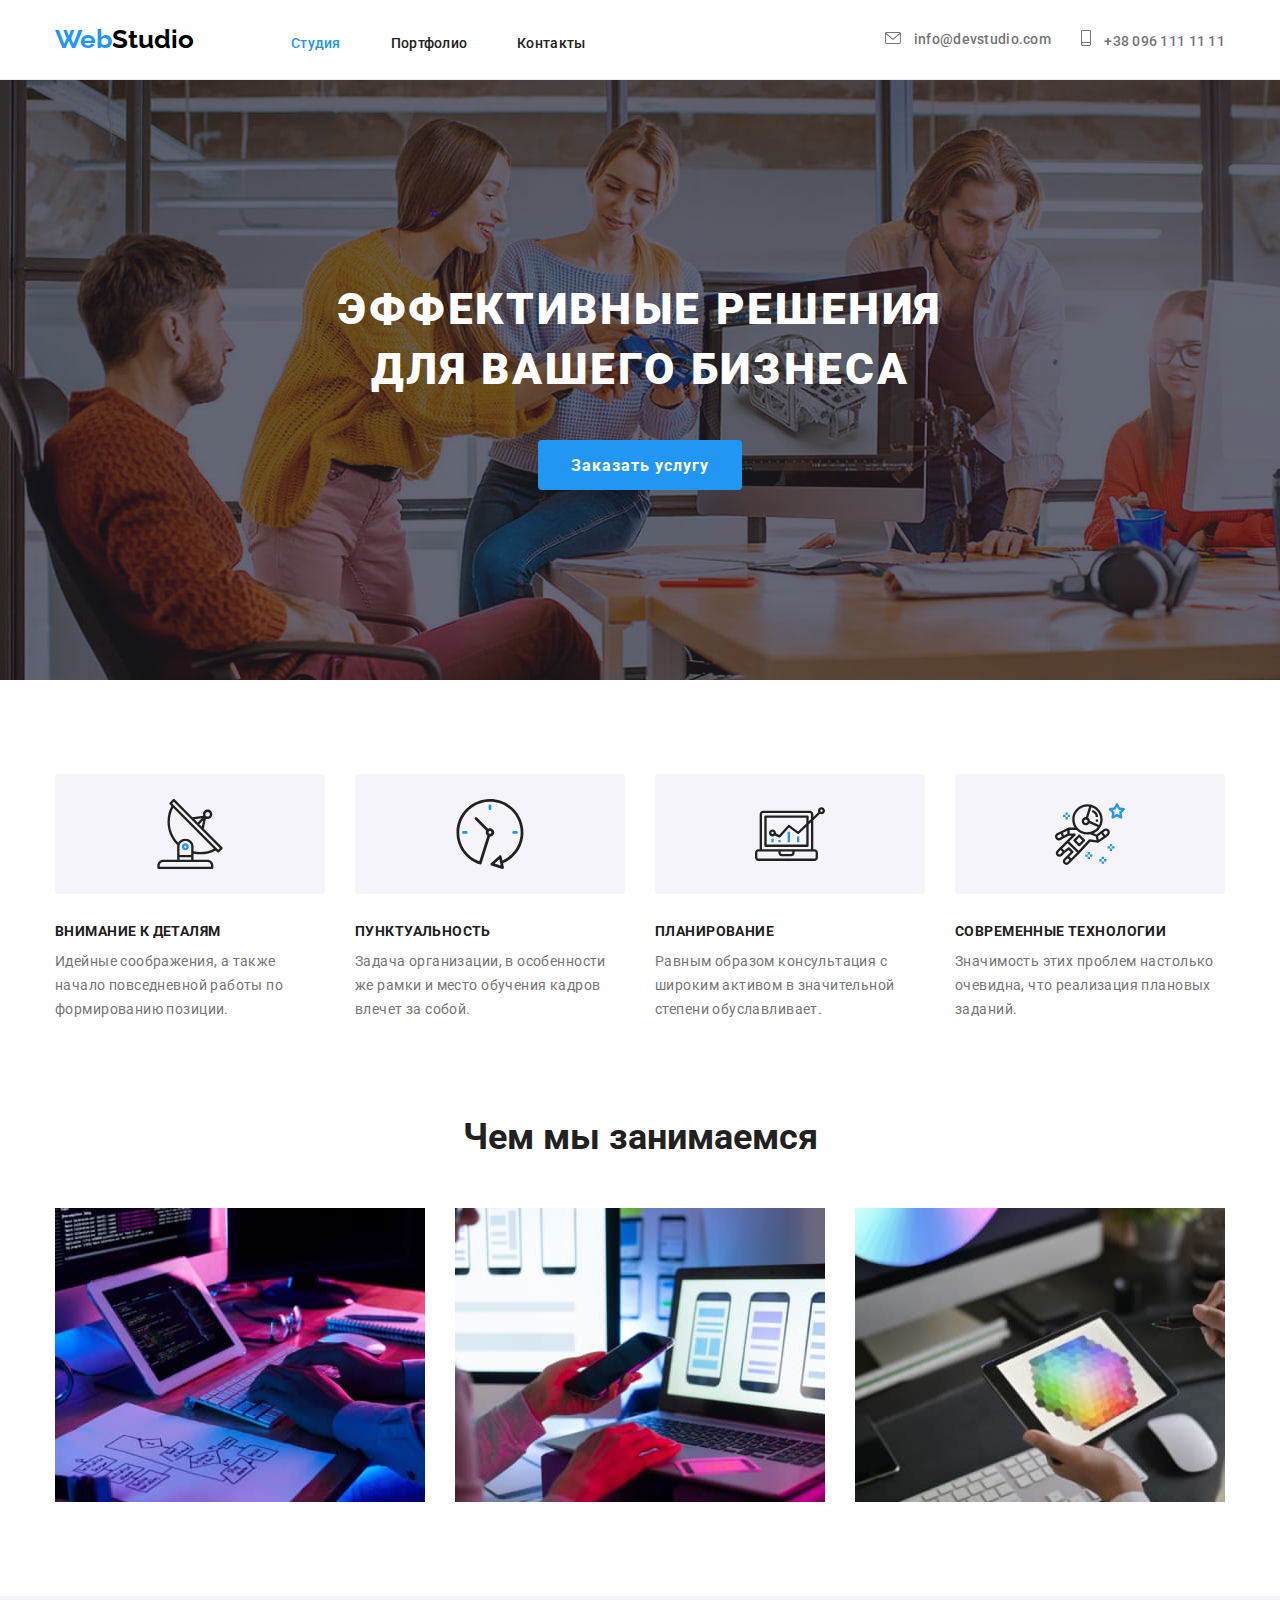
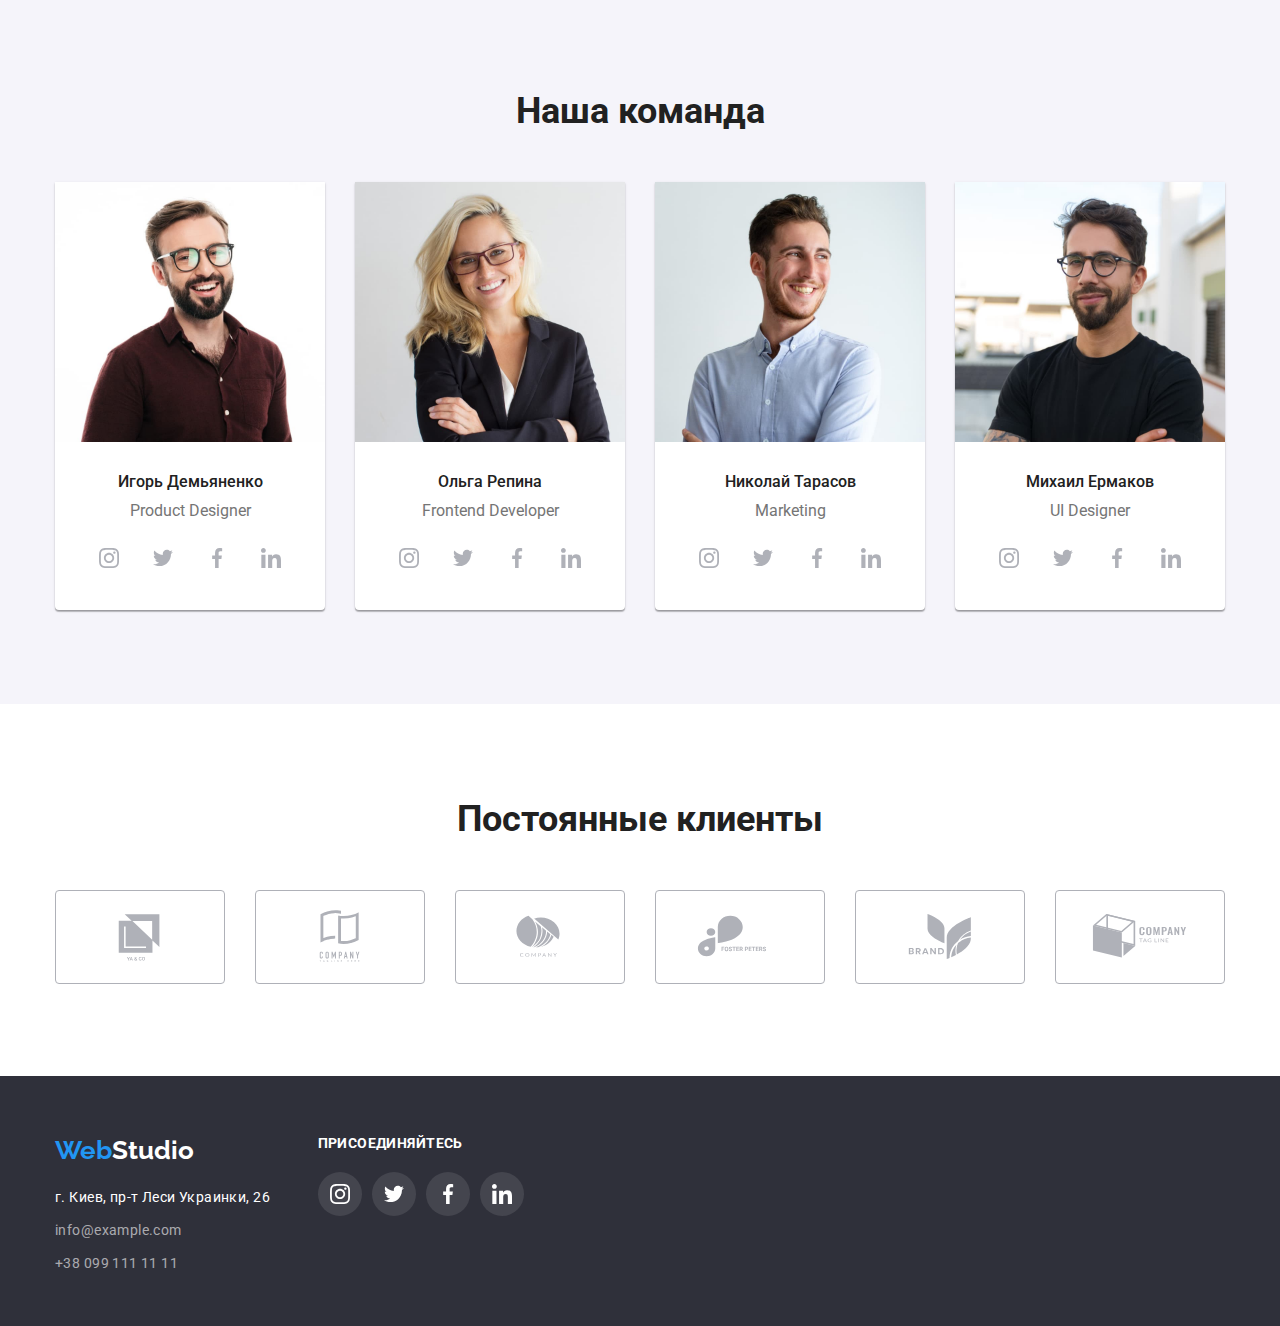
<file: index.html>
<!DOCTYPE html>
<html lang="ru">
  <head>
    <meta charset="UTF-8" />
    <meta http-equiv="X-UA-Compatible" content="IE=edge" />
    <meta name="viewport" content="width=device-width, initial-scale=1.0" />
    <title>goit-markup-hw-04</title>
    <link rel="preconnect" href="https://fonts.gstatic.com" />
    <link
      href="https://fonts.googleapis.com/css2?family=Raleway:wght@700&family=Roboto:wght@400;500;700;900&display=swap"
      rel="stylesheet"
    />
    <link
      rel="stylesheet"
      href="https://cdnjs.cloudflare.com/ajax/libs/modern-normalize/0.2.0/modern-normalize.css"
    />
    <link rel="stylesheet" href="./css/styles.css" />
  </head>
  <body>
    <header class="header">
      <div class="container menu">
        <nav class="site-nav">
          <a href="./index.html" class="logo"
            ><span class="logo-part">Web</span>Studio</a
          >
          <ul class="menu list">
            <li class="menu-item">
              <a class="link current" href="./index.html">Студия</a>
            </li>
            <li class="menu-item">
              <a class="link" href="./portfolio.html">Портфолио</a>
            </li>
            <li class="menu-item">
              <a class="link" href="">Контакты</a>
            </li>
          </ul>
        </nav>
        <ul class="list">
          <li class="contact-item">
            <a class="link mail" href="mailto:info@devstudio.com">
              <svg class="address-icon" width="16px" height="12px">
                <use href="./images/sprite.svg#icon-envelope"></use>
              </svg>
              info@devstudio.com</a
            >
          </li>
          <li class="contact-item">
            <a class="link phone" href="tel:+380961111111">
              <svg class="address-icon" width="10px" height="16px">
                <use href="./images/sprite.svg#icon-smartphone"></use>
              </svg>
              +38 096 111 11 11</a
            >
          </li>
        </ul>
      </div>
    </header>
    <main>
      <!--Section Hero-->
      <section class="section-hero">
        <div class="container hero-flexbox">
          <h1 class="hero-title">Эффективные решения для вашего бизнеса</h1>
          <button class="hero-button" type="button">Заказать услугу</button>
        </div>
      </section>
      <!--Section Our advantages-->
      <section class="section advantages">
        <div class="container">
          <h2 class="visually-hidden">Наши преимущества</h2>
          <ul class="list card-set flexbox">
            <li class="item advantages-item">
              <a class="icon-thumb">
                <svg class="advantages-icon" width="70px" height="70px">
                  <use href="./images/sprite.svg#icon-antenna"></use>
                </svg>
              </a>
              <h3 class="advant-title">Внимание к деталям</h3>
              <p class="advant-text">
                Идейные соображения, а также начало повседневной работы по
                формированию позиции.
              </p>
            </li>
            <li class="item advantages-item">
              <a class="icon-thumb">
                <svg class="advantages-icon" width="70px" height="70px">
                  <use href="./images/sprite.svg#icon-clock"></use>
                </svg>
              </a>
              <h3 class="advant-title">Пунктуальность</h3>
              <p class="advant-text">
                Задача организации, в особенности же рамки и место обучения
                кадров влечет за собой.
              </p>
            </li>
            <li class="item advantages-item">
              <a class="icon-thumb">
                <svg class="advantages-icon" width="70px" height="70px">
                  <use href="./images/sprite.svg#icon-diagram"></use>
                </svg>
              </a>
              <h3 class="advant-title">Планирование</h3>
              <p class="advant-text">
                Равным образом консультация с широким активом в значительной
                степени обуславливает.
              </p>
            </li>
            <li class="item advantages-item">
              <a class="icon-thumb">
                <svg class="advantages-icon" width="70px" height="70px">
                  <use href="./images/sprite.svg#icon-astronaut"></use>
                </svg>
              </a>
              <h3 class="advant-title">Современные технологии</h3>
              <p class="advant-text">
                Значимость этих проблем настолько очевидна, что реализация
                плановых заданий.
              </p>
            </li>
          </ul>
        </div>
      </section>
      <!--Section Services-->
      <section class="section services">
        <div class="container">
          <h2 class="services-title">Чем мы занимаемся</h2>
          <div class="flexbox">
            <ul class="list card-set">
              <li class="item services-item">
                <img
                  class="img"
                  src="./images/typing_code.jpg"
                  alt="Лаптоп с кодом"
                  width="370"
                />
              </li>
              <li class="item services-item">
                <img
                  class="img"
                  src="./images/smartphone.jpg"
                  alt="Разработка приложения для смартфонов"
                  width="370"
                />
              </li>
              <li class="item services-item">
                <img
                  class="img"
                  src="./images/design.jpg"
                  alt="Лаптоп с цветовым кругом"
                  width="370"
                />
              </li>
            </ul>
          </div>
        </div>
      </section>
      <!--Section Our team-->
      <section class="section team">
        <div class="container">
          <h2 class="team-title">Наша команда</h2>
          <div class="flexbox">
            <ul class="list card-set team-list">
              <li class="item team-item">
                <div class="thumb">
                  <img
                    class="img"
                    src="./images/Ihor_Demjanenko.jpg"
                    alt="Ihor Demjanenko Product Designer"
                    width="270"
                  />
                </div>
                <div class="team-text">
                  <h3 class="team-names">Игорь Демьяненко</h3>
                  <p class="team-positions">Product Designer</p>
                  <ul class="list social-links">
                    <li class="item social-item">
                      <a
                        href=""
                        class="social-link"
                        target="_blank"
                        rel="noopener noreferrer"
                      >
                        <svg class="icon" width="20px" height="20px">
                          <use href="./images/sprite.svg#icon-instagram"></use>
                        </svg>
                      </a>
                    </li>
                    <li class="item social-item">
                      <a
                        href=""
                        class="social-link"
                        target="_blank"
                        rel="noopener noreferrer"
                      >
                        <svg class="icon" width="20px" height="20px">
                          <use href="./images/sprite.svg#icon-twitter"></use>
                        </svg>
                      </a>
                    </li>
                    <li class="item social-item">
                      <a
                        href=""
                        class="social-link"
                        target="_blank"
                        rel="noopener noreferrer"
                      >
                        <svg class="icon" width="20px" height="20px">
                          <use href="./images/sprite.svg#icon-facebook"></use>
                        </svg>
                      </a>
                    </li>
                    <li class="item social-item">
                      <a
                        href=""
                        class="social-link"
                        target="_blank"
                        rel="noopener noreferrer"
                      >
                        <svg class="icon" width="20px" height="20px">
                          <use href="./images/sprite.svg#icon-linkedin"></use>
                        </svg>
                      </a>
                    </li>
                  </ul>
                </div>
              </li>
              <li class="item team-item">
                <div class="thumb">
                  <img
                    class="img"
                    src="./images/Olga_Repina.jpg"
                    alt="Olga Repina Frontend Developer"
                    width="270"
                  />
                </div>
                <div class="team-text">
                  <h3 class="team-names">Ольга Репина</h3>
                  <p class="team-positions">Frontend Developer</p>
                  <ul class="list social-links">
                    <li class="item social-item">
                      <a
                        href=""
                        class="social-link"
                        target="_blank"
                        rel="noopener noreferrer"
                      >
                        <svg class="icon" width="20px" height="20px">
                          <use href="./images/sprite.svg#icon-instagram"></use>
                        </svg>
                      </a>
                    </li>
                    <li class="item social-item">
                      <a
                        href=""
                        class="social-link"
                        target="_blank"
                        rel="noopener noreferrer"
                      >
                        <svg class="icon" width="20px" height="20px">
                          <use href="./images/sprite.svg#icon-twitter"></use>
                        </svg>
                      </a>
                    </li>
                    <li class="item social-item">
                      <a
                        href=""
                        class="social-link"
                        target="_blank"
                        rel="noopener noreferrer"
                      >
                        <svg class="icon" width="20px" height="20px">
                          <use href="./images/sprite.svg#icon-facebook"></use>
                        </svg>
                      </a>
                    </li>
                    <li class="item social-item">
                      <a
                        href=""
                        class="social-link"
                        target="_blank"
                        rel="noopener noreferrer"
                      >
                        <svg class="icon" width="20px" height="20px">
                          <use href="./images/sprite.svg#icon-linkedin"></use>
                        </svg>
                      </a>
                    </li>
                  </ul>
                </div>
              </li>
              <li class="item team-item">
                <div class="thumb">
                  <img
                    class="img"
                    src="./images/Nikolaj_Tarasov.jpg"
                    alt="Nikolaj Tarasov Marketing"
                    width="270"
                  />
                </div>
                <div class="team-text">
                  <h3 class="team-names">Николай Тарасов</h3>
                  <p class="team-positions">Marketing</p>
                  <ul class="list social-links">
                    <li class="item social-item">
                      <a
                        href=""
                        class="social-link"
                        target="_blank"
                        rel="noopener noreferrer"
                      >
                        <svg class="icon" width="20px" height="20px">
                          <use href="./images/sprite.svg#icon-instagram"></use>
                        </svg>
                      </a>
                    </li>
                    <li class="item social-item">
                      <a
                        href=""
                        class="social-link"
                        target="_blank"
                        rel="noopener noreferrer"
                      >
                        <svg class="icon" width="20px" height="20px">
                          <use href="./images/sprite.svg#icon-twitter"></use>
                        </svg>
                      </a>
                    </li>
                    <li class="item social-item">
                      <a
                        href=""
                        class="social-link"
                        target="_blank"
                        rel="noopener noreferrer"
                      >
                        <svg class="icon" width="20px" height="20px">
                          <use href="./images/sprite.svg#icon-facebook"></use>
                        </svg>
                      </a>
                    </li>
                    <li class="item social-item">
                      <a
                        href=""
                        class="social-link"
                        target="_blank"
                        rel="noopener noreferrer"
                      >
                        <svg class="icon" width="20px" height="20px">
                          <use href="./images/sprite.svg#icon-linkedin"></use>
                        </svg>
                      </a>
                    </li>
                  </ul>
                </div>
              </li>
              <li class="item team-item">
                <div class="thumb">
                  <img
                    class="img"
                    src="./images/Mikhaik_Yermakov.jpg"
                    alt="Mikhail Yermakov UI Designer"
                    width="270"
                  />
                </div>
                <div class="team-text">
                  <h3 class="team-names">Михаил Ермаков</h3>
                  <p class="team-positions">UI Designer</p>
                  <ul class="list social-links">
                    <li class="item social-item">
                      <a
                        href=""
                        class="social-link"
                        target="_blank"
                        rel="noopener noreferrer"
                      >
                        <svg class="icon" width="20px" height="20px">
                          <use href="./images/sprite.svg#icon-instagram"></use>
                        </svg>
                      </a>
                    </li>
                    <li class="item social-item">
                      <a
                        href=""
                        class="social-link"
                        target="_blank"
                        rel="noopener noreferrer"
                      >
                        <svg class="icon" width="20px" height="20px">
                          <use href="./images/sprite.svg#icon-twitter"></use>
                        </svg>
                      </a>
                    </li>
                    <li class="item social-item">
                      <a
                        href=""
                        class="social-link"
                        target="_blank"
                        rel="noopener noreferrer"
                      >
                        <svg class="icon" width="20px" height="20px">
                          <use href="./images/sprite.svg#icon-facebook"></use>
                        </svg>
                      </a>
                    </li>
                    <li class="item social-item">
                      <a
                        href=""
                        class="social-link"
                        target="_blank"
                        rel="noopener noreferrer"
                      >
                        <svg class="icon" width="20px" height="20px">
                          <use href="./images/sprite.svg#icon-linkedin"></use>
                        </svg>
                      </a>
                    </li>
                  </ul>
                </div>
              </li>
            </ul>
          </div>
        </div>
      </section>
      <!--Section Clients-->
      <section class="section clients">
        <div class="container">
          <h2 class="services-title">Постоянные клиенты</h2>
          <ul class="list card-set clients-list">
            <li class="item client-item">
              <a
                href=""
                class="link client-link"
                target="_blank"
                rel="noopener noreferrer"
              >
                <svg class="client-icon" width="106px" height="60px">
                  <use href="./images/sprite.svg#icon-logo-1"></use>
                </svg>
              </a>
            </li>
            <li class="item client-item">
              <a
                href=""
                class="link client-link"
                target="_blank"
                rel="noopener noreferrer"
              >
                <svg class="client-icon" width="106px" height="60px">
                  <use href="./images/sprite.svg#icon-logo-2"></use>
                </svg>
              </a>
            </li>
            <li class="item client-item">
              <a
                href=""
                class="link client-link"
                target="_blank"
                rel="noopener noreferrer"
              >
                <svg class="client-icon" width="106px" height="60px">
                  <use href="./images/sprite.svg#icon-logo-3"></use>
                </svg>
              </a>
            </li>
            <li class="item client-item">
              <a
                href=""
                class="link client-link"
                target="_blank"
                rel="noopener noreferrer"
              >
                <svg class="client-icon" width="106px" height="60px">
                  <use href="./images/sprite.svg#icon-logo-4"></use>
                </svg>
              </a>
            </li>
            <li class="item client-item">
              <a
                href=""
                class="link client-link"
                target="_blank"
                rel="noopener noreferrer"
              >
                <svg class="client-icon" width="106px" height="60px">
                  <use href="./images/sprite.svg#icon-logo-5"></use>
                </svg>
              </a>
            </li>
            <li class="item client-item">
              <a
                href=""
                class="link client-link"
                target="_blank"
                rel="noopener noreferrer"
              >
                <svg class="client-icon" width="106px" height="60px">
                  <use href="./images/sprite.svg#icon-logo-6"></use>
                </svg>
              </a>
            </li>
          </ul>
        </div>
      </section>
    </main>
    <footer class="footer">
      <div class="container flexbox">
        <div class="content-box footer-flexbox">
          <a href="./index.html" class="logo"
            ><span class="logo-part">Web</span>Studio</a
          >
          <address class="contacts">
            <ul class="list footer-flexbox">
              <li class="contact">г. Киев, пр-т Леси Украинки, 26</li>
              <li class="contact">
                <a class="link" href="mailto:info@example.com"
                  >info@example.com</a
                >
              </li>
              <li class="contact">
                <a class="link" href="tel:+380991111111">+38 099 111 11 11</a>
              </li>
            </ul>
          </address>
        </div>
        <div class="content-box footer-flexbox">
          <h3 class="footer-social-title">Присоединяйтесь</h3>
          <ul class="list footer-social-list">
            <li class="footer-social-item">
              <a
                href=""
                class="link social-link"
                target="_blank"
                rel="noopener noreferrer"
              >
                <svg class="icon footer-icon" width="20px" height="20px">
                  <use href="./images/sprite.svg#icon-instagram"></use>
                </svg>
              </a>
            </li>
            <li class="footer-social-item">
              <a
                href=""
                class="link social-link"
                target="_blank"
                rel="noopener noreferrer"
              >
                <svg class="icon footer-icon" width="20px" height="20px">
                  <use href="./images/sprite.svg#icon-twitter"></use>
                </svg>
              </a>
            </li>
            <li class="footer-social-item">
              <a
                href=""
                class="link social-link"
                target="_blank"
                rel="noopener noreferrer"
              >
                <svg class="icon footer-icon" width="20px" height="20px">
                  <use href="./images/sprite.svg#icon-facebook"></use>
                </svg>
              </a>
            </li>
            <li class="footer-social-item">
              <a
                href=""
                class="link social-link"
                target="_blank"
                rel="noopener noreferrer"
              >
                <svg class="icon footer-icon" width="20px" height="20px">
                  <use href="./images/sprite.svg#icon-linkedin"></use>
                </svg>
              </a>
            </li>
          </ul>
        </div>
      </div>
    </footer>
  </body>
</html>
</file>
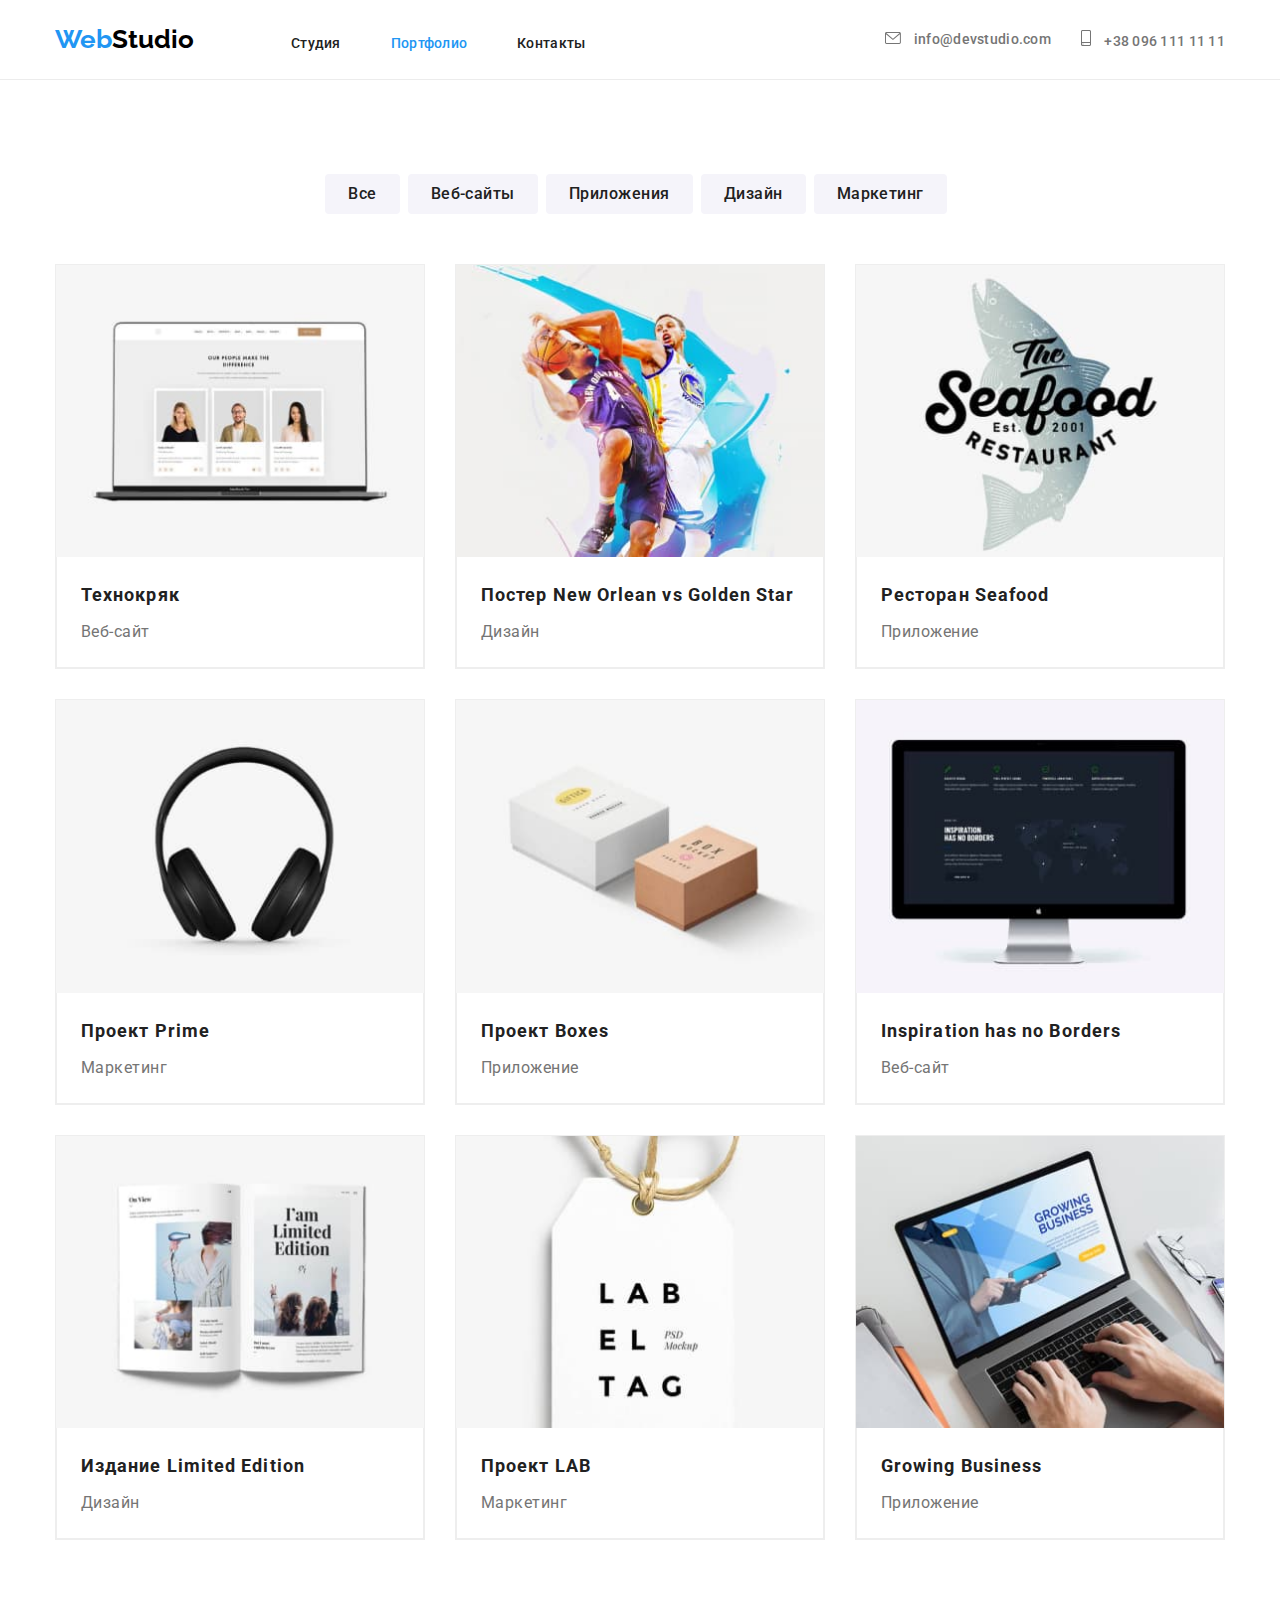
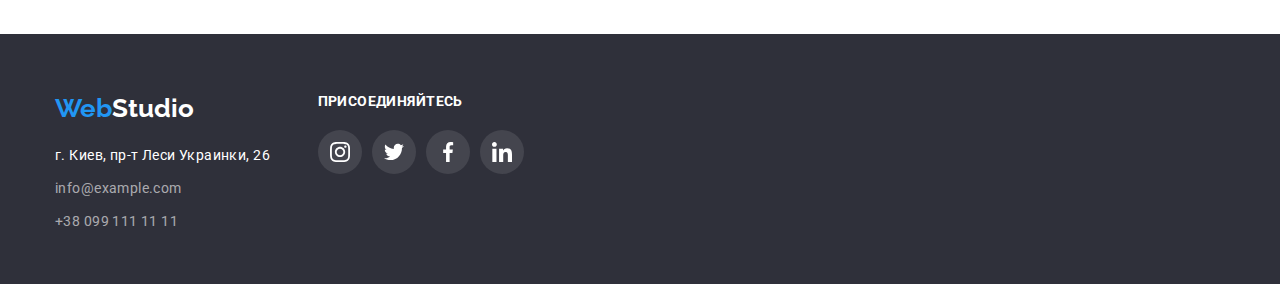
<file: portfolio.html>
<!DOCTYPE html>
<html lang="ru">
  <head>
    <meta charset="UTF-8" />
    <meta http-equiv="X-UA-Compatible" content="IE=edge" />
    <meta name="viewport" content="width=device-width, initial-scale=1.0" />
    <title>portfolio</title>
    <link rel="preconnect" href="https://fonts.gstatic.com" />
    <link
      href="https://fonts.googleapis.com/css2?family=Raleway:wght@700&family=Roboto:wght@400;500;700;900&display=swap"
      rel="stylesheet"
    />
    <link
      rel="stylesheet"
      href="https://cdnjs.cloudflare.com/ajax/libs/modern-normalize/0.2.0/modern-normalize.css"
    />
    <link rel="stylesheet" href="./css/styles.css" />
  </head>
  <body>
    <header class="header">
      <div class="container menu">
        <nav class="site-nav">
          <a href="./index.html" class="logo"
            ><span class="logo-part">Web</span>Studio</a
          >
          <ul class="menu list">
            <li class="menu-item">
              <a class="link" href="./index.html">Студия</a>
            </li>
            <li class="menu-item">
              <a class="link current" href="./portfolio.html">Портфолио</a>
            </li>
            <li class="menu-item">
              <a class="link" href="">Контакты</a>
            </li>
          </ul>
        </nav>
        <ul class="list ">
          <li class="contact-item">
            <a class="link mail" href="mailto:info@devstudio.com"
              >
              <svg class="address-icon" width="16px" height="12px">
                <use href="./images/sprite.svg#icon-envelope"></use>
              </svg>
              info@devstudio.com</a
            >
          </li>
          <li class="contact-item">
            <a class="link phone" href="tel:+380961111111">
              <svg class="address-icon" width="10px" height="16px">
                <use href="./images/sprite.svg#icon-smartphone"></use>
              </svg>
              +38 096 111 11 11</a>
          </li>
        </ul>

      </div>
    </header>
    <main>
      <h1 class="visually-hidden">Страница Портфолио</h1>
      <!--Section Filters-->
      <section class="section">
        <div class="container">
          <h2 class="visually-hidden">Фильтры</h2>
          <ul class="list filter-buttons">
            <li><button type="button" class="button">Все</button></li>
            <li><button type="button" class="button">Веб-сайты</button></li>
            <li><button type="button" class="button">Приложения</button></li>
            <li><button type="button" class="button">Дизайн</button></li>
            <li><button type="button" class="button">Маркетинг</button></li>
          </ul>
        </div>
        <!--Projects List-->
        <div class="container">
          <h2 class="visually-hidden">Примеры работ</h2>
          <ul class="list card-set portfolio-list">
            <li class="item portfolio-item">
              <a class="portfolio-link">
                <img
                  class="img"
                  src="./images/img-1.jpg"
                  alt="Лаптоп с карточками"
                  width="370"
                />
                <div class="card-text">
                  <h3 class="portfolio-title">Технокряк</h3>
                  <p class="portfolio-text">Веб-сайт</p>
                </div>
              </a>
            </li>
            <li class="item portfolio-item">
              <a class="portfolio-link">
                <img
                  class="img"
                  src="./images/img-2.jpg"
                  alt="Двое баскетболистов"
                  width="370"
                />
                <div class="card-text">
                  <h3 class="portfolio-title">
                    Постер New Orlean vs Golden Star
                  </h3>
                  <p class="portfolio-text">Дизайн</p>
                </div>
              </a>
            </li>
            <li class="item portfolio-item">
              <a class="portfolio-link">
                <img
                  class="img"
                  src="./images/img-3.jpg"
                  alt="Надпись на фоне рыбы"
                  width="370"
                />
                <div class="card-text">
                  <h3 class="portfolio-title">Ресторан Seafood</h3>
                  <p class="portfolio-text">Приложение</p>
                </div>
              </a>
            </li>
            <li class="item portfolio-item">
              <a class="portfolio-link">
                <img
                  class="img"
                  src="./images/img-4.jpg"
                  alt="Черные наушники"
                  width="370"
                />
                <div class="card-text">
                  <h3 class="portfolio-title">Проект Prime</h3>
                  <p class="portfolio-text">Маркетинг</p>
                </div>
              </a>
            </li>
            <li class="item portfolio-item">
              <a class="portfolio-link">
                <img
                  class="img"
                  src="./images/img-5.jpg"
                  alt="Две коробки"
                  width="370"
                />
                <div class="card-text">
                  <h3 class="portfolio-title">Проект Boxes</h3>
                  <p class="portfolio-text">Приложение</p>
                </div>
              </a>
            </li>
            <li class="item portfolio-item">
              <a class="portfolio-link">
                <img
                  class="img"
                  src="./images/img-6.jpg"
                  alt="Веб-сайт на экране монитора"
                  width="370"
                />
                <div class="card-text">
                  <h3 class="portfolio-title">Inspiration has no Borders</h3>
                  <p class="portfolio-text">Веб-сайт</p>
                </div>
              </a>
            </li>
            <li class="item portfolio-item">
              <a class="portfolio-link">
                <img
                  class="img"
                  src="./images/img-7.jpg"
                  alt="Разворот книги"
                  width="370"
                />
                <div class="card-text">
                  <h3 class="portfolio-title">Издание Limited Edition</h3>
                  <p class="portfolio-text">Дизайн</p>
                </div>
              </a>
            </li>
            <li class="item portfolio-item">
              <a class="portfolio-link">
                <img
                  class="img"
                  src="./images/img-8.jpg"
                  alt="Ярлык"
                  width="370"
                />
                <div class="card-text">
                  <h3 class="portfolio-title">Проект LAB</h3>
                  <p class="portfolio-text">Маркетинг</p>
                </div>
              </a>
            </li>
            <li class="item portfolio-item">
              <a class="portfolio-link">
                <img
                  class="img"
                  src="./images/img-9.jpg"
                  alt="Поиск информации на лаптопе"
                  width="370"
                />
                <div class="card-text">
                  <h3 class="portfolio-title">Growing Business</h3>
                  <p class="portfolio-text">Приложение</p>
                </div>
              </a>
            </li>
          </ul>
        </div>
      </section>
    </main>
    <footer class="footer">
      <div class="container flexbox">
        <div class="content-box footer-flexbox">
          <a href="./index.html" class="logo"
            ><span class="logo-part">Web</span>Studio</a
          >
          <address class="contacts">
            <ul class="list footer-flexbox">
              <li class="contact">г. Киев, пр-т Леси Украинки, 26</li>
              <li class="contact">
                <a class="link" href="mailto:info@example.com"
                  >info@example.com</a
                >
              </li>
              <li class="contact">
                <a class="link" href="tel:+380991111111">+38 099 111 11 11</a>
              </li>
            </ul>
          </address>
        </div>
        <div class="content-box footer-flexbox">
          <h3 class="footer-social-title">Присоединяйтесь</h3>
          <ul class="list footer-social-list">
            <li class="footer-social-item">
              <a href="" class="link social-link" target="_blank" rel="noopener noreferrer">
                <svg class="icon footer-icon" width="20px" height="20px">
                  <use href="./images/sprite.svg#icon-instagram"></use>
                </svg>
              </a>
            </li>
            <li class="footer-social-item">
              <a href="" class="link social-link" target="_blank" rel="noopener noreferrer">
                <svg class="icon footer-icon" width="20px" height="20px">
                  <use href="./images/sprite.svg#icon-twitter"></use>
                </svg>
              </a>
            </li>
            <li class="footer-social-item">
              <a href="" class="link social-link" target="_blank" rel="noopener noreferrer">
                <svg class="icon footer-icon" width="20px" height="20px">
                  <use href="./images/sprite.svg#icon-facebook"></use>
                </svg>
              </a>
            </li>
            <li class="footer-social-item">
              <a href="" class="link social-link" target="_blank" rel="noopener noreferrer">
                <svg class="icon footer-icon" width="20px" height="20px">
                  <use href="./images/sprite.svg#icon-linkedin"></use>
                </svg>
              </a>
            </li>
          </ul>
        </div>
      </div>
      </div>
    </footer>
  </body>
</html>
</file>
<file: css/styles.css>
:root {
  --main-font: "Roboto", sans-serif;
  --logo-font: "Raleway", sans-serif;
  --primary-text-color: #757575;
  --tittle-text-color: #212121;
  --accent-color: #2196f3;
  --white-text-color: #ffffff;
  --logo-text-color: #000000;
  --primary-bg-color: #ffffff;
  --secondary-bg-color: #f5f4fa;
  --accent-bg-color: #2f303a;
  --border-color: #eeeeee;
  --icon-color: #afb1b8;
  --card-shadow: 0px 1px 3px rgba(0, 0, 0, 0.12),
    0px 1 px 1px rgba(0, 0, 0, 0.14), 0px 2px 1px rgba(0, 0, 0, 0.2);
  --filter-btn-gap: 8px;
  --btn-radius: 4px;
}
html {
  box-sizing: border-box;
}
*,
*::before,
*::after {
  box-sizing: inherit;
}
body {
  background-color: var(--primary-bg-color);
  color: var(--primary-text-color);
  font-family: var(--main-font);
  font-style: normal;
}
h1,
h2,
h3,
h4,
h5,
h6,
p {
  margin: 0;
}
.container {
  width: 1200px;
  padding-left: 15px;
  padding-right: 15px;
  margin-left: auto;
  margin-right: auto;
}

.logo {
  margin-right: 93px;
  font-family: var(--logo-font);
  font-weight: 700;
  font-size: 26px;
  line-height: 1.15;
  color: var(--logo-text-color);
  text-decoration-line: none;
}
.logo-part {
  color: var(--accent-color);
}
footer .logo {
  color: var(--white-text-color);
}
.site-nav .link.current {
  color: var(--accent-color);
}
.link {
  text-decoration-line: none;
}
.site-nav .link {
  font-weight: 500;
  font-size: 14px;
  line-height: 1.14;
  letter-spacing: 0.02em;
  color: var(--tittle-text-color);
  cursor: pointer;
}
.link.mail,
.link.phone {
  font-weight: 500;
  font-size: 14px;
  line-height: 1.14;
  letter-spacing: 0.02em;
  color: var(--primary-text-color);
}
.link:hover,
.link:focus {
  color: var(--accent-color);
}
.visually-hidden {
  position: absolute !important;
  clip: rect(1px 1px 1px 1px);
  clip: rect(1px, 1px, 1px, 1px);
  padding: 0 !important;
  border: 0 !important;
  height: 1px !important;
  width: 1px !important;
  overflow: hidden;
}
.title {
  color: var(--tittle-text-color);
}
.list {
  display: flex;
  list-style: none;
  margin: 0px;
  padding-left: 0px;
}
.img {
  display: block;
  max-width: 100%;
  height: auto;
}
.icon {
  fill: var(--icon-color);
}
.container .menu {
  display: inline-flex;
}
.menu-item:not(:last-child),
.conection:not(:last-child) {
  margin-right: 50px;
}
.header {
  padding-top: 25px;
  padding-bottom: 25px;
}
.header .container {
  display: flex;
  align-items: center;
}
.site-nav {
  margin-right: auto;
}
.contact-item {
  display: flex;
  align-items: center;
}
.contact-item:not(:last-child) {
  margin-right: 30px;
}
.address-icon {
  fill: var(--primary-text-color);
  margin-right: 10px;
  fill: currentColor;
}
.header {
  height: 80px;
  border-bottom: 1px solid #ececec;
}
.section-hero {
  background-color: var(--accent-bg-color);
  background-image: linear-gradient(
      to top,
      rgba(47, 48, 58, 0.4),
      rgba(47, 48, 58, 0.4)
    ),
    url("../images/background.jpg");
  height: 600px;
  max-width: 1600px;
  margin: 0 auto;
  padding-top: 200px;
  padding-bottom: 200px;
}
.hero-flexbox {
  display: flex;
  flex-direction: column;
  text-align: center;
}
.hero-title {
  max-width: 696px;
  margin: 0 auto 40px auto;
  font-weight: 900;
  font-size: 44px;
  line-height: 1.36;
  letter-spacing: 0.06em;
  color: var(--white-text-color);
  text-transform: uppercase;
}
.hero-button {
  display: inline-block;
  padding: 10px 32px;
  border: 1px solid transparent;
  border-radius: var(--btn-radius);
  margin-right: auto;
  margin-left: auto;
  min-height: 50px;
  min-width: 200px;
  max-height: 50px;
  font-weight: 700;
  font-size: 16px;
  line-height: 1.87;
  letter-spacing: 0.06em;
  color: var(--white-text-color);
  background-color: var(--accent-color);
}
.section {
  padding-top: 94px;
  padding-bottom: 94px;
}
.item {
  margin-top: 30px;
  margin-left: 30px;
}

.section.advantages {
  padding-bottom: 0px;
}
.flexbox {
  display: flex;
  flex-wrap: wrap;
}
.advantages-item {
  flex-basis: calc((100% - 4 * 30px) / 4);
}
.icon-thumb {
  display: flex;
  justify-content: center;
  align-items: center;
  padding: 25px 100px;
  margin-bottom: 30px;
  background: var(--secondary-bg-color);
  border-radius: 4px;
}
.advantages-icon {
  fill: var(--tittle-text-color);
}
.advant-title {
  margin-bottom: 10px;
  font-weight: 700;
  font-size: 14px;
  line-height: 1.14;
  letter-spacing: 0.03em;
  color: var(--tittle-text-color);
  text-transform: uppercase;
}
.advant-text {
  font-weight: 400;
  font-size: 14px;
  line-height: 1.71;
  letter-spacing: 0.03em;
}
.services-item {
  flex-basis: calc((100% - 3 * 30px) / 3);
}
.team-item,
.content-box {
  flex-basis: calc((100% - 4 * 30px) / 4);
}
.team {
  background-color: var(--secondary-bg-color);
}
.team-item {
  background-color: var(--white-text-color);
  box-shadow: 0px 1px 3px rgba(0, 0, 0, 0.12), 0px 1px 1px rgba(0, 0, 0, 0.14),
    0px 2px 1px rgba(0, 0, 0, 0.2);
  border-radius: 0px 0px 4px 4px;
}
.team-text {
  padding-top: 30px;
  padding-bottom: 30px;
  text-align: center;
}
.services-title,
.team-title {
  margin-bottom: 50px;

  font-weight: 700;
  font-size: 36px;
  line-height: 1.17;
  text-align: center;
  color: var(--tittle-text-color);
}
.thumb {
  width: 270px;
  height: 260px;
}
.team-names {
  margin-bottom: 10px;
  font-weight: 500;
  font-size: 16px;
  line-height: 1.19;
  color: var(--tittle-text-color);
}
.team-positions {
  margin-bottom: 16px;
  font-weight: 400;
  font-size: 16px;
  line-height: 1.19;
}
.social-links {
  justify-content: center;
}
.social-link {
  display: flex;
  width: 44px;
  height: 44px;
  justify-content: center;
  align-items: center;
  padding: 12px;
  border-radius: 50%;
}
.social-link:hover,
.social-link:focus {
  background-color: var(--accent-color);
}
.social-link:hover .icon,
.social-link:focus .icon {
  fill: var(--white-text-color);
}
.client-link {
  border: 1px solid var(--icon-color);
  border-radius: 4px;
}
.client-icon {
  fill: var(--icon-color);
}
.client-link:hover,
.client-link:focus {
  border: 1px solid var(--accent-color);
}
.client-link:hover .client-icon,
.client-link:focus .client-icon {
  fill: currentColor;
}
.social-item {
  margin-top: 0px;
  margin-left: 0px;
}
.social-item:not(:last-child) {
  margin-right: 10px;
}
.clients-list .link {
  display: inline-flex;
  padding: 16px 31px;
  max-width: 100%;
}
.client-item {
  flex-basis: calc((100% - 6 * 30px) / 6);
  width: 170px;
  height: 92px;
}
.social-link:hover,
.social-link:focus {
  color: var(--white-text-color);
  fill: var(--accent-color);
}
.footer .social-link:focus,
.footer .social-link:hover {
  background-color: var(--accent-color);
}
.filter-buttons {
  padding-bottom: 50px;
  justify-content: center;
}
.filter-buttons .button {
  display: inline-block;
  padding: 6px 22px;
  border: 1px solid transparent;
  border-radius: var(--btn-radius);
  min-height: 38px;
  min-width: 73px;
  text-align: center;
  font-weight: 500;
  font-size: 16px;
  line-height: 1.62;
  letter-spacing: 0.03em;
  color: var(--tittle-text-color);
  background-color: var(--secondary-bg-color);
  margin-right: 8px;
}
.button:hover,
.button:focus {
  background-color: var(--accent-color);
  color: var(--white-text-color);
  box-shadow: 0px 3px 1px rgba(0, 0, 0, 0.1), 0px 1px 2px rgba(0, 0, 0, 0.08),
    0px 2px 2px rgba(0, 0, 0, 0.12);
}
.card-set {
  display: flex;
  flex-wrap: wrap;
  margin-left: -30px;
  margin-top: -30px;
}
.card-text {
  padding: 20px 24px;
  border-right: 1px solid var(--border-color);
  border-bottom: 1px solid var(--border-color);
  border-left: 1px solid var(--border-color);
  flex-grow: 1;
}
.portfolio-item {
  flex-basis: calc((100% - 3 * 30px) / 3);
  border: 1px solid var(--border-color);
}
.portfolio.img {
  width: 370px;
  height: 294px;
}
.portfolio-title {
  font-weight: 700;
  font-size: 18px;
  line-height: 2;
  letter-spacing: 0.06em;
  color: var(--tittle-text-color);
}
.portfolio-text {
  margin-top: 4px;
  font-weight: 400;
  font-size: 16px;
  line-height: 1.87;
  letter-spacing: 0.03em;
}
.portfolio-link {
  display: block;
}
.portfolio-link:hover,
.portfolio-link:focus {
  box-shadow: 0px 1px 1px rgba(0, 0, 0, 0.12), 0px 4px 4px rgba(0, 0, 0, 0.06),
    1px 4px 6px rgba(0, 0, 0, 0.16);
}
.footer-flexbox {
  display: flex;
  flex-direction: column;
}
.footer {
  padding-top: 60px;
  padding-bottom: 60px;
  height: 250px;
  background-color: var(--accent-bg-color);
}
.footer .link {
  color: rgba(255, 255, 255, 0.6);
}
.footer .link:hover,
.footer .link:focus {
  color: var(--accent-color);
}
.footer .logo {
  margin-bottom: 20px;
}
.contact {
  margin-bottom: 9px;
  font-style: normal;
  font-weight: 400;
  font-size: 14px;
  line-height: 1.71;
  letter-spacing: 0.03em;
  color: var(--white-text-color);
  text-decoration-line: none;
}
.footer-social-title {
  font-weight: 700;
  font-size: 14px;
  line-height: 1.14;
  letter-spacing: 0.03em;
  text-transform: uppercase;
  color: var(--white-text-color);
  margin-bottom: 20px;
}
.footer-social-item:not(:last-child) {
  margin-right: 10px;
}
.footer-social-item .social-link {
  background-color: rgba(255, 255, 255, 0.1);
}
.footer-icon {
  fill: var(--white-text-color);
}
</file>
